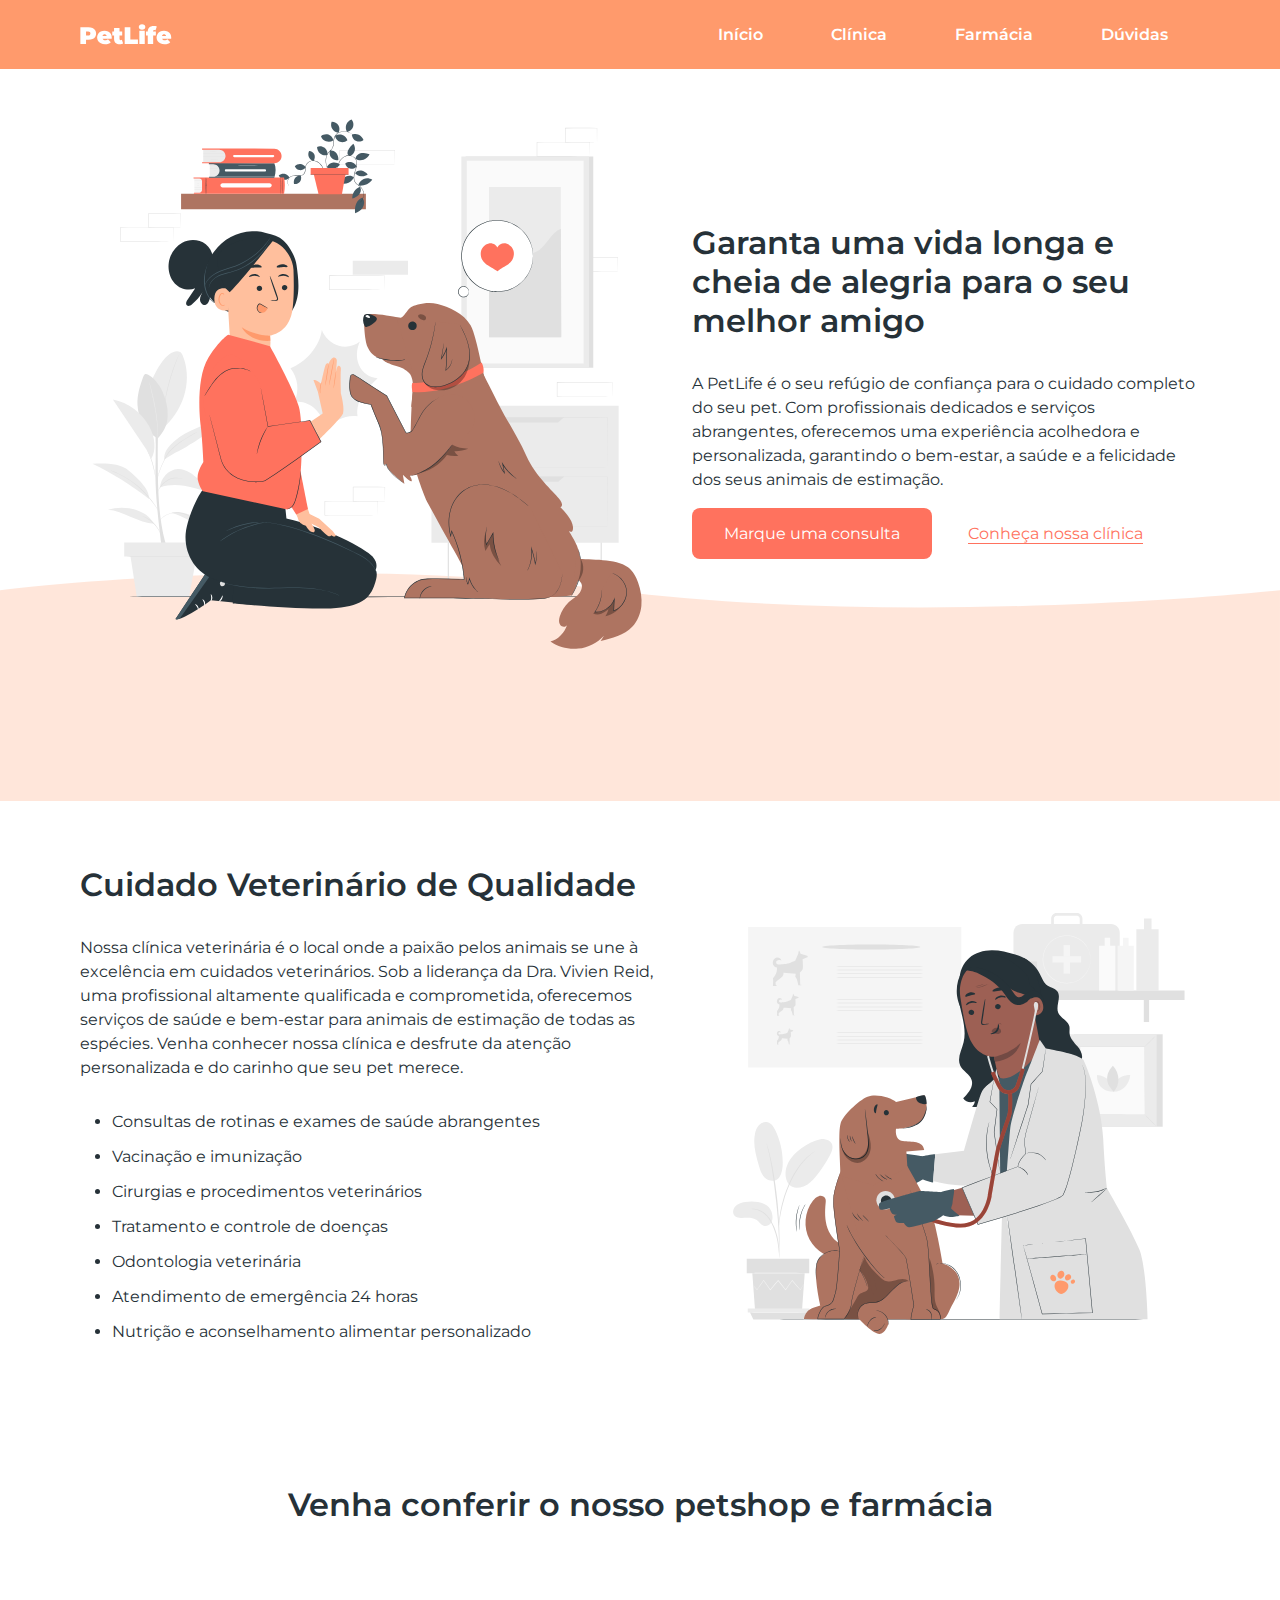
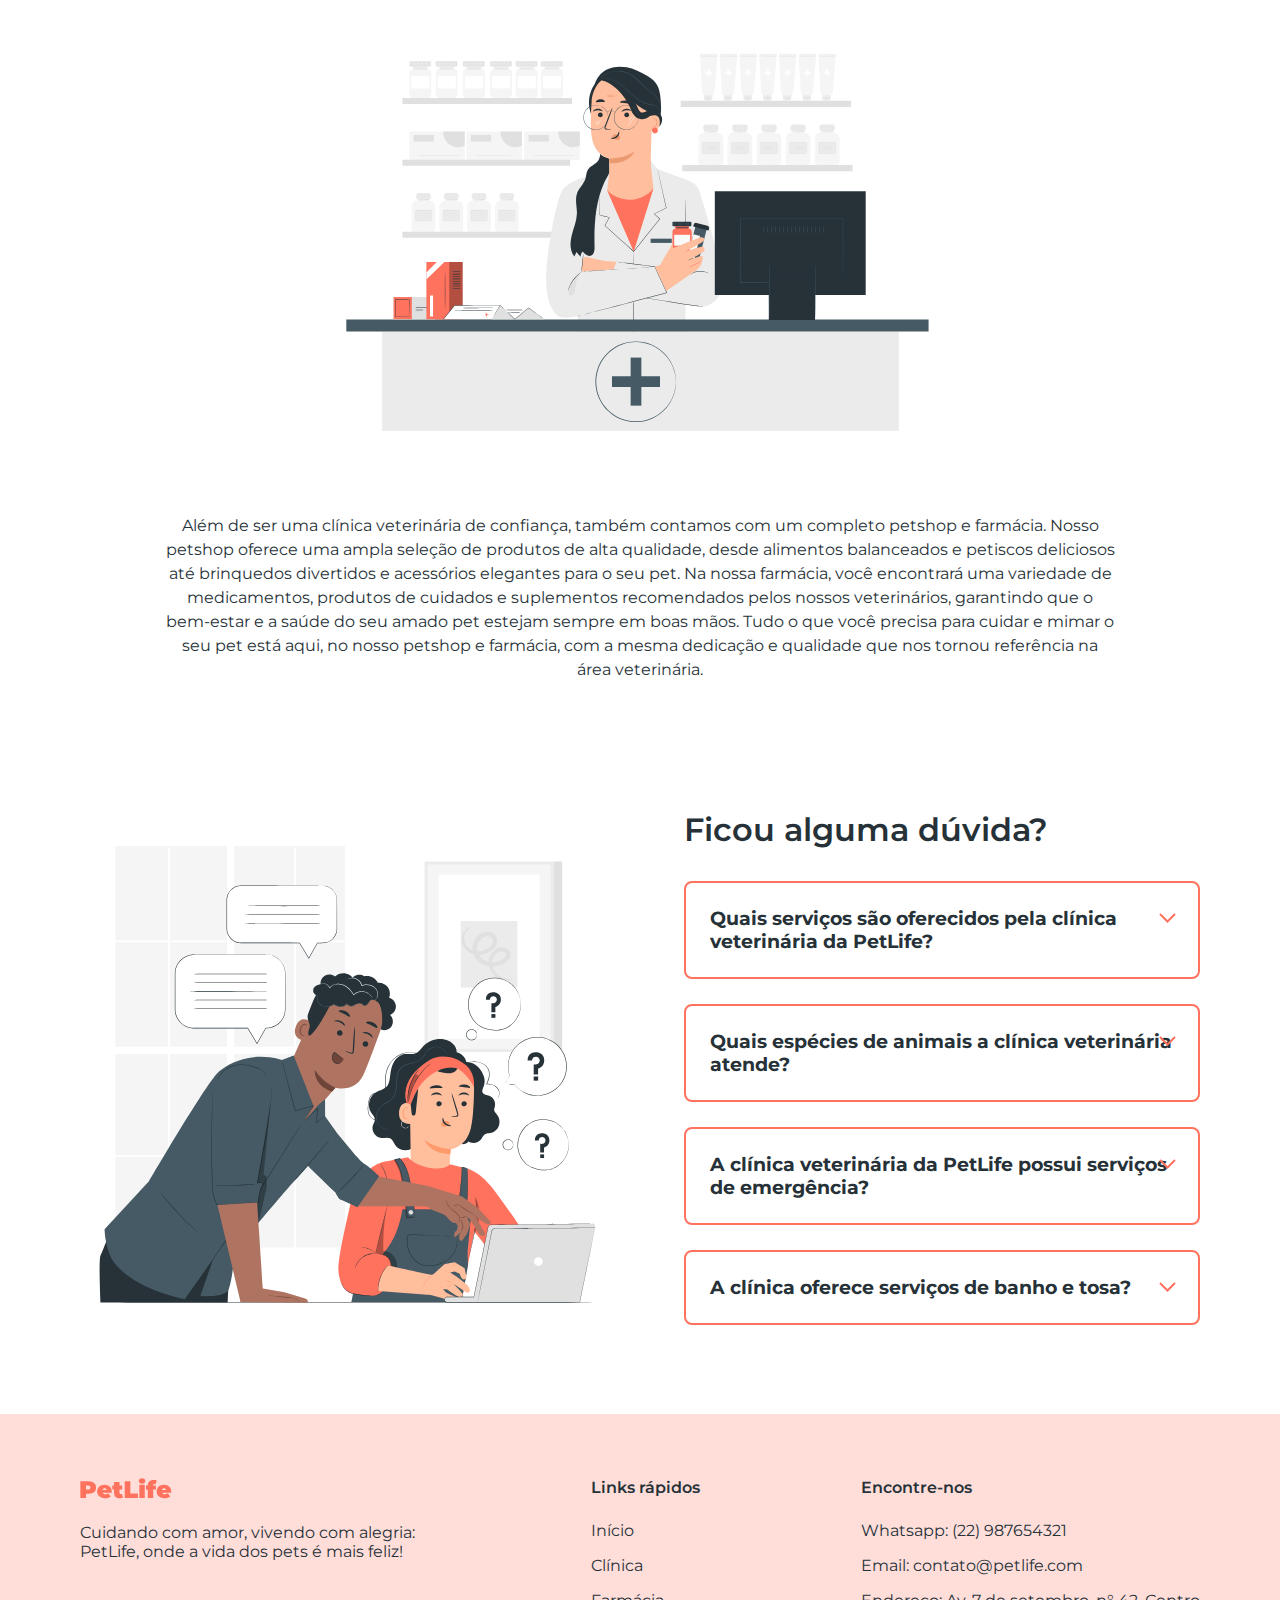
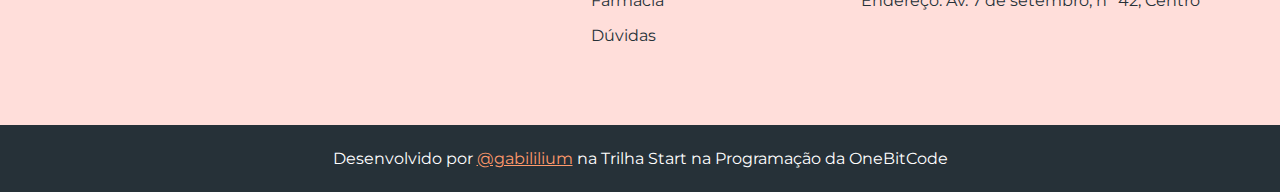
<file: index.html>
<html >
    <head>
        <title>PetLife</title>
        <meta name="description" content="Garanta uma vida longa e cheia de alegria para seu melhor amigo">

        <link rel="stylesheet" href="index.css">
        <link rel="preconnect" href="https://fonts.googleapis.com">
        <link rel="preconnect" href="https://fonts.gstatic.com" crossorigin>
        <link href="https://fonts.googleapis.com/css2?family=Montserrat:wght@400;600&display=swap" rel="stylesheet"> 

    </head>

    <body> 
        <header class="tamanho-header">
            <a href="index.html">
                <img src="img/logo-white.svg" alt="PetLife">
            </a>

            <nav >
               <a href="#inicio">Início</a> 
               <a href="#clinica">Clínica</a>
               <a href="#farmacia">Farmácia</a>
               <a href="#duvidas">Dúvidas</a>
            </nav>
        </header>
       <main>
        <section id="inicio">
            <img src="img/start-img.svg" alt="Veterinaria" width="580" height="580" class="container-imagem-1" >
            <div>
                <h1>Garanta uma vida longa e cheia de alegria para o seu melhor amigo</h1>
                <p class="paragrafo">A PetLife é o seu refúgio de confiança para o cuidado completo do seu pet. Com
                profissionais dedicados e serviços abrangentes, oferecemos uma experiência acolhedora e
                personalizada, garantindo o bem-estar, a saúde e a felicidade dos seus animais de estimação.</p>
                <a class="button" href="https://wa.me/5522988564712" target="_blank">Marque uma consulta</a>
                <a class="button-transparent"  href="#clinica">Conheça nossa clínica</a>
            </div>
            <img class="absolute" src="img/shape.svg" alt="">
        </section>
        <section id="clinica">
            <div class="clinica-texto">
                <h2>Cuidado Veterinário de Qualidade</h2>
                <p class="paragrafo">Nossa clínica veterinária é o local onde a paixão pelos animais se une à excelência
                    em cuidados veterinários. Sob a liderança da Dra. Vivien Reid, uma profissional altamente
                    qualificada e comprometida, oferecemos serviços de saúde e bem-estar para animais de estimação de
                    todas as espécies. Venha conhecer nossa clínica e desfrute da atenção personalizada e do carinho que
                    seu pet merece.</p>
                <ul>
                    <li>Consultas de rotinas e exames de saúde abrangentes</li>
                    <li>Vacinação e imunização</li>
                    <li>Cirurgias e procedimentos veterinários</li>
                    <li>Tratamento e controle de doenças</li>
                    <li>Odontologia veterinária</li>
                    <li>Atendimento de emergência 24 horas</li>
                    <li>Nutrição e aconselhamento alimentar personalizado</li>
                </ul>
            </div>
        
            <img src="img/clinic-img.svg" alt="" width="480" height="480"  class="container-imagem-2"  loading="lazy">
        </section>

        <section id="farmacia">
            <h2>Venha conferir o nosso petshop e farmácia</h2>
            <img src="img/shop-img.svg" alt="" width="645" height="430" loading="lazy">
            <p class="paragrafo">Além de ser uma clínica veterinária de confiança, também contamos com um completo
                petshop e farmácia. Nosso petshop oferece uma ampla seleção de produtos de alta qualidade, desde
                alimentos balanceados e petiscos deliciosos até brinquedos divertidos e acessórios elegantes para o seu
                pet. Na nossa farmácia, você encontrará uma variedade de medicamentos, produtos de cuidados e
                suplementos recomendados pelos nossos veterinários, garantindo que o bem-estar e a saúde do seu amado
                pet estejam sempre em boas mãos. Tudo o que você precisa para cuidar e mimar o seu pet está aqui, no
                nosso petshop e farmácia, com a mesma dedicação e qualidade que nos tornou referência na área
                veterinária.</p>
        </section>

        <section id="duvidas">
            <img src="img/faq-img.svg" alt="" width="540" height="540"  class="container-imagem-4"  loading="lazy">


            <div>
                <h2>Ficou alguma dúvida?</h2>
                <div class="duvida">
                    <h3>Quais serviços são oferecidos pela clínica veterinária da PetLife?</h3>
                    <img src="img/arrow-down.svg" alt="">
                    <p class="paragrafo">A clínica da PetLife oferece uma ampla gama de serviços, incluindo consultas de
                        rotina, vacinação, cirurgias, tratamento de doenças, cuidados odontológicos, atendimento de
                        emergência 24 horas, programas de prevenção de pulgas, carrapatos e vermes, entre outros. Nosso
                        objetivo é fornecer cuidados abrangentes e personalizados para garantir a saúde e o bem-estar do
                        seu pet.</p>
                </div>

                <div class="duvida">
                    <h3>Quais espécies de animais a clínica veterinária atende?</h3>
                    <img src="img/arrow-down.svg" alt="">
                    <p class="paragrafo">A clínica veterinária da PetLife atende animais de estimação de todas as
                        espécies, incluindo cães, gatos, pássaros, roedores e répteis. Nossos profissionais possuem
                        conhecimento e experiência para cuidar de diferentes tipos de animais, oferecendo um atendimento
                        especializado e dedicado a cada um deles.</p>
                </div>

                <div class="duvida">
                    <h3>A clínica veterinária da PetLife possui serviços de emergência?</h3>
                    <img src="img/arrow-down.svg" alt="">
                    <p class="paragrafo">Sim, a clinica veterinária da PetLife oferece serviços de emergência 24 horas.
                        Se o seu animal de estimação precisar de atendimento veterinário imediato fora do horário de
                        expediente, nossa equipe está pronta para ajudar, fornecendo cuidados urgentes e tratamento
                        adequado para garantir o bem-estar do seu pet.</p>
                </div>

                <div class="duvida">
                    <h3>A clínica oferece serviços de banho e tosa?</h3>
                    <img src="img/arrow-down.svg" alt="">
                    <p class="paragrafo">Sim, a clínica veterinária da PetLife oferece serviços profissionais de banho e
                        tosa. Nossa equipe de profissionais experientes garante que seu pet receba cuidados adequados,
                        usando produtos de alta qualidade e técnicas seguras. O banho e tosa ajudam a manter a higiene,
                        a saúde da pele e pelagem do seu pet, além de proporcionar uma experiência relaxante e agradável
                        para eles.</p>
                </div>

            </div>

        </section>

       </main>

       <footer>
            <div>
                <img src="img/logo.svg" alt="PetLife" class="imagem-footer">
                <p>Cuidando com amor, vivendo com alegria: PetLife, onde a vida dos pets é mais feliz!</p>
            </div>

            <div>
                <strong class="titulo">Links rápidos</strong>
                <nav class="links-nav-footer">
                    <a href="#inicio">Início</a> 
                    <a href="#clinica">Clínica</a>
                    <a href="#farmacia">Farmácia</a>
                    <a href="#duvidas">Dúvidas</a>
                 </nav>
            </div>

            <div>
                <strong class="titulo">Encontre-nos</strong>
                <p> Whatsapp: <a href="https://wa.me/5522988564712" target="_blank">(22) 987654321</a></p>
                <p>Email: <a href="mailto:contato@petlife.com">contato@petlife.com</a></p>
                <p>Endereço: Av. 7 de setembro, n° 42, Centro</p>
            </div>
       </footer>
       <div id="copyright">
            Desenvolvido por <a href="https://github.com/gabililium" target="_blank">@gabililium</a>
            na Trilha Start na Programação da OneBitCode
       </div>
    <script  src="index.js"> </script>
    </body>
</html>
</file>
<file: index.css>
*{
    box-sizing: border-box;
    font-family: 'Montserrat', sans-serif;
    margin: 0;
    padding: 0;
}

body{
    overflow-x: hidden;
    scroll-behavior: smooth;
    color: #263138;
}



header{
    background-color: #FF9A6C;
    display: flex;
    align-items: center; /*alinhar na vertical*/
    justify-content: space-between;  /*horizontal e espaçar entre os elementos*/
    padding-left: 80px;
    padding-right: 80px;
    padding-top: 24px;
    padding-bottom: 24px;
}

header nav a{
    color: #FFFFFF;
    font-weight: 600;
    padding: 32px;
    text-decoration: none;
}

#inicio{
    display: flex;
    align-items: center;
    justify-content: space-around;
    gap: 32px;
    /*topo, direita, baixo, esquerda*/
    padding: 24px 80px 128px 80px;
    position: relative; /*elemento base*/
}

h1, h2{
    font-weight: 600;
    font-size: 32px;
    margin-bottom: 32px; /*espaço entre o título e o parágrafo*/
}

.paragrafo{
    line-height: 150%; 
    margin-bottom: 32px;

}

.button{
    background-color: #FF725E;
    border-radius: 8px;
    color: #FFFFFF; 
    /*vertical e horizontal*/
    padding: 16px 32px;
    text-decoration: none;
}

.button-transparent{
    background-color: transparent;
    color: #FF725E;
    padding: 16px 32px;
    text-underline-offset: 4px; /*espaço no sublinhado*/
}

.absolute{
    position: absolute; /*fica posicionado em relação a página*/
    bottom: 0;
    left: 0;
    width: 100%;
    z-index: -4; /*profundidade do elemento*/
}

#clinica{
    display: flex;
    align-items: center;
    gap: 64px;
    padding: 64px 80px;
}

#clinica li{
    margin-bottom: 16px;
    margin-left: 32px;

}

#farmacia {
    padding: 64px 80px;
    text-align: center;
}

#farmacia img{
    margin: 64px auto;
}

#farmacia .paragrafo {
    max-width: 950px;
    margin: 0 auto; /*calcula a margem auto deixa centro*/
}

#duvidas{
    display: flex;
    align-items: center;
    gap: 64px;
    padding: 64px 80px;
}

.duvida {
    position: relative;
}

.duvida h3 {
    border: 2px solid #FF725E;
    border-radius: 8px; /*arredonda*/
    cursor: pointer; /*o cursos vira uma mão quando passa nele*/
    padding: 24px;
}

.duvida img {
    position: absolute;
    top: 32px;
    right: 24px;
}

.duvida .paragrafo {
    border-right: 1px solid #FF725E;
    border-bottom: 1px solid #FF725E;
    border-left: 1px solid #FF725E;
    border-radius: 0 0 8px 8px;
    margin-top: -8px;
    padding: 0 24px;
    height: 0;
    opacity: 0;
    overflow: hidden; /*o elemento vai ficar escondido que overflow*/
    transition: .2s;
}

.duvida.ativa .paragrafo {
    height: fit-content; /*faze o conteúd caber, a altura se ajusta*/
    opacity: 1;
    padding: 24px;
}

footer {
    background-color: rgba(255, 125, 108, 0.25);
    display: flex;
    justify-content: space-between; 
    gap: 80px;
    padding: 64px 80px;
}

footer img,
footer .titulo {
    display: block; /*a tag strong vem com display inline que não permite margin*/
    font-weight: 600;
    margin-bottom: 24px;
}

footer nav a {
    color: #263138;
    display: block;
    margin-bottom: 16px;
    text-decoration: none;
}

footer p {
    margin-bottom: 16px;
    max-width: 350px;
}

footer p a {
    color: #263138;
    text-decoration: none;
}

#copyright {
    background-color: #263138;
    color: #FFFFFF;
    padding: 24px;
    text-align: center;
}

#copyright  a {
    color: #FF9A6C;

}

/*exemplo*/

@media screen and (max-width: 1255px) {

    header{
        padding-top: 40px;
        padding-bottom: 40px;
    }

    header img {
        width: 200%;
        height: auto;
        margin-bottom: 32;
    }

    header nav a {
        font-size: 25;
        padding-right: 20;
        padding-left: 20;
    }

    .container-imagem-1 {  /* estilo imagem 1 - seção 1*/
        max-width: 95%;
        min-width: 80%;      
    }

    #inicio,
    #clinica,
    #duvidas {
        flex-wrap: wrap;
    }

    /* ESTILO inicio*/
    #inicio {
        padding: 120px 30px 0 30px;
    }

    .button {
        margin: 70 50;
        display: block;
        text-decoration: none;
        font-size: 17px;
        font-weight: 600;
        padding: 50px 10px 50px 10px;
    
        }

    .button-transparent {
        margin: 70 50;
        display: block;
        font-size: 17px;
        font-weight: 600;
        padding: 50px 10px ;
        
     }
    

    .absolute {  /*onda colorida*/
        display: none;
    }


    /* ESTILO DA CLINICA */
    .container-imagem-2 {  
        max-width: 95%;
        min-width: 80%;
        align-items: center; 
        margin-left: auto; 
        margin-right: auto; 
    }

    #clinica {
        margin-top: 80px;
        padding: 10px 30px;
    }

    .clinica-texto {
        margin-bottom: -50px;
    }


    /* ESTILO DA FARMACIA */
    #farmacia {
        padding: 0 30px;
    }

    #farmacia h2 {
        margin-bottom: -10px;
        margin-top: 70px;
    }

    /* ESTILO DAS DUVIDAS */
    #duvidas {
        padding: 60px 30px;
    }

    .container-imagem-4 {  
        max-width: 95%;
        min-width: 80%;
        align-items: center; 
        margin-left: auto; 
        margin-right: auto; 
    }
    
    #duvidas img {
        margin-bottom: -70px;
    }

    .duvida img {
        right: 6px;
    }

    /* ESTILO DO FOOTER */
    footer {
        flex-direction: column;
    }

    footer p {
        display: block;
        max-width: 350px;
        font-size: 30;
        image-resolution: 30;
        margin-bottom: 16px;
    }
    .imagem-footer {
        width: 30%;
        height: auto;
        margin-bottom: 32;
    }

    .links-nav-footer {
        font-size: 45;
      
        
    }
}

@media screen and (max-width: 768px){


    .container-imagem-1 {  /* estilo imagem 1 - seção 1*/
        display: block;
        width: 50vw;
        text-align: center;
        
    }

    



}
</file>
